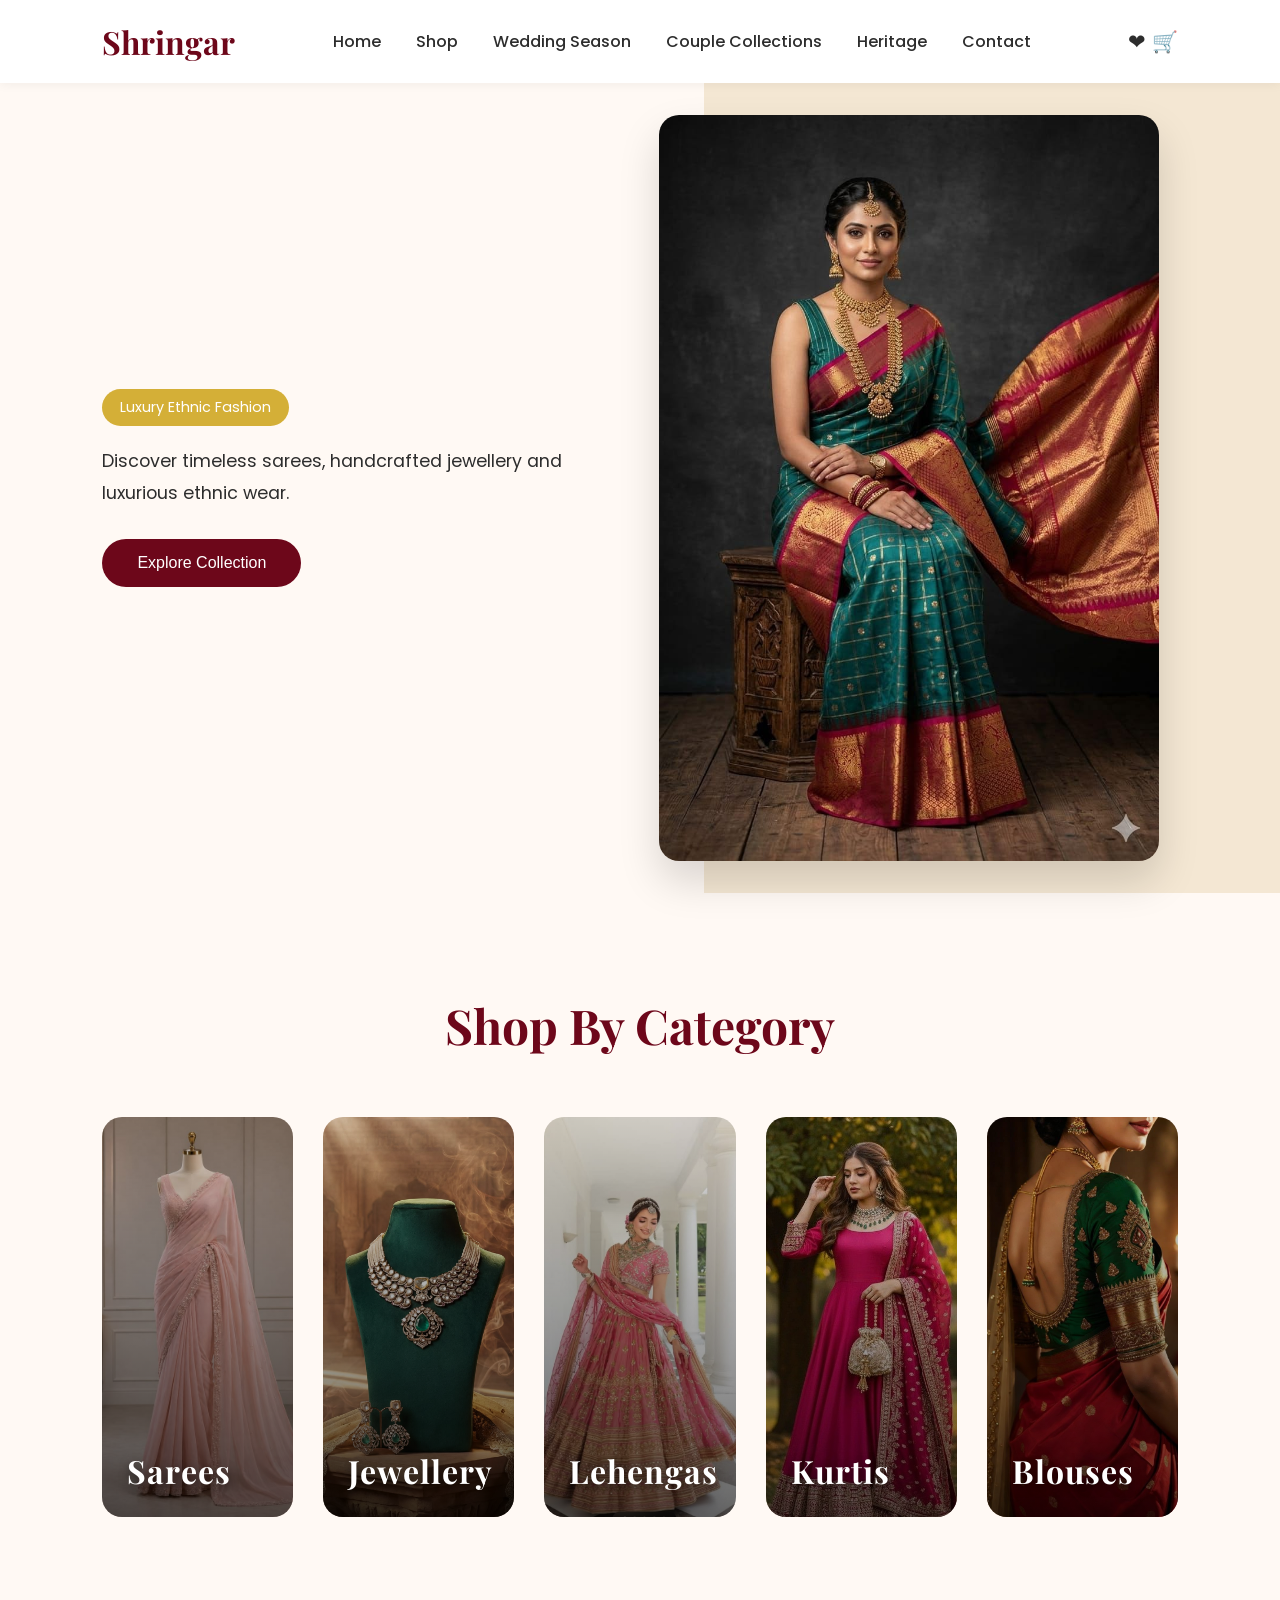
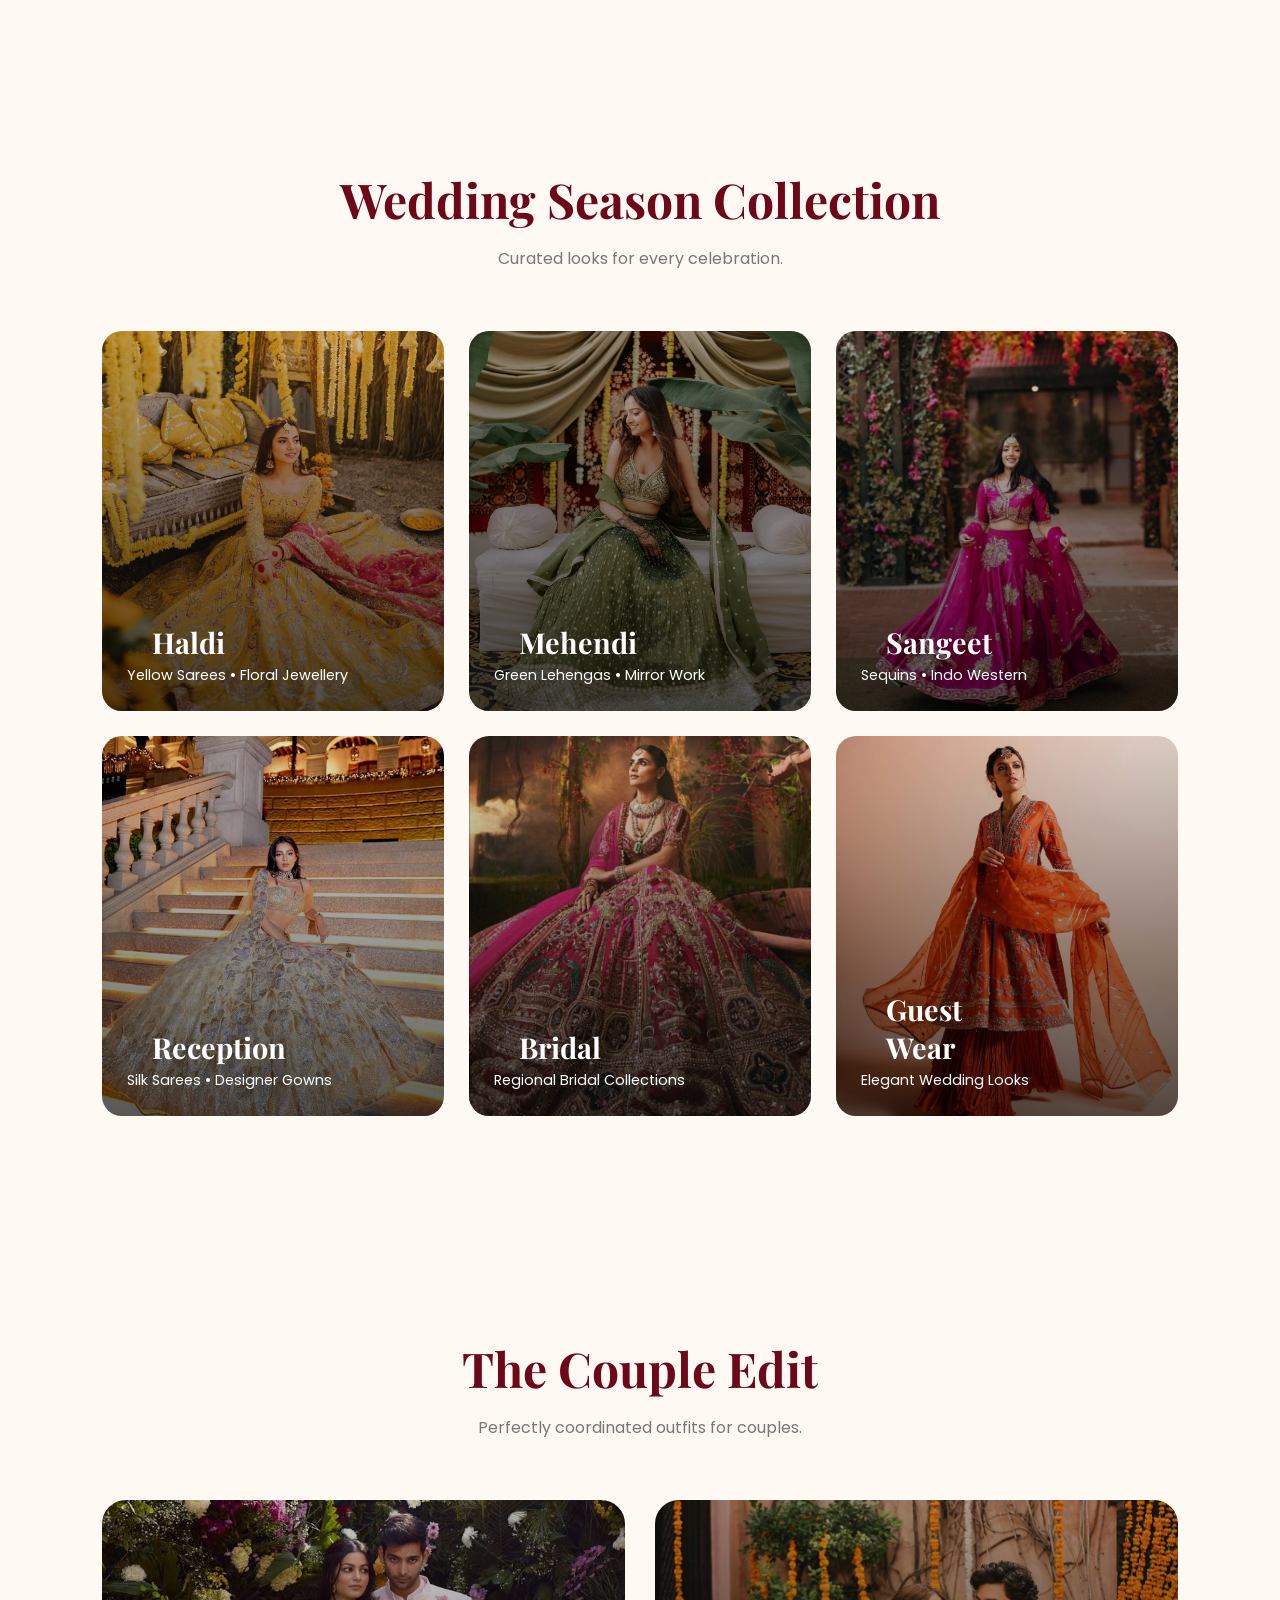
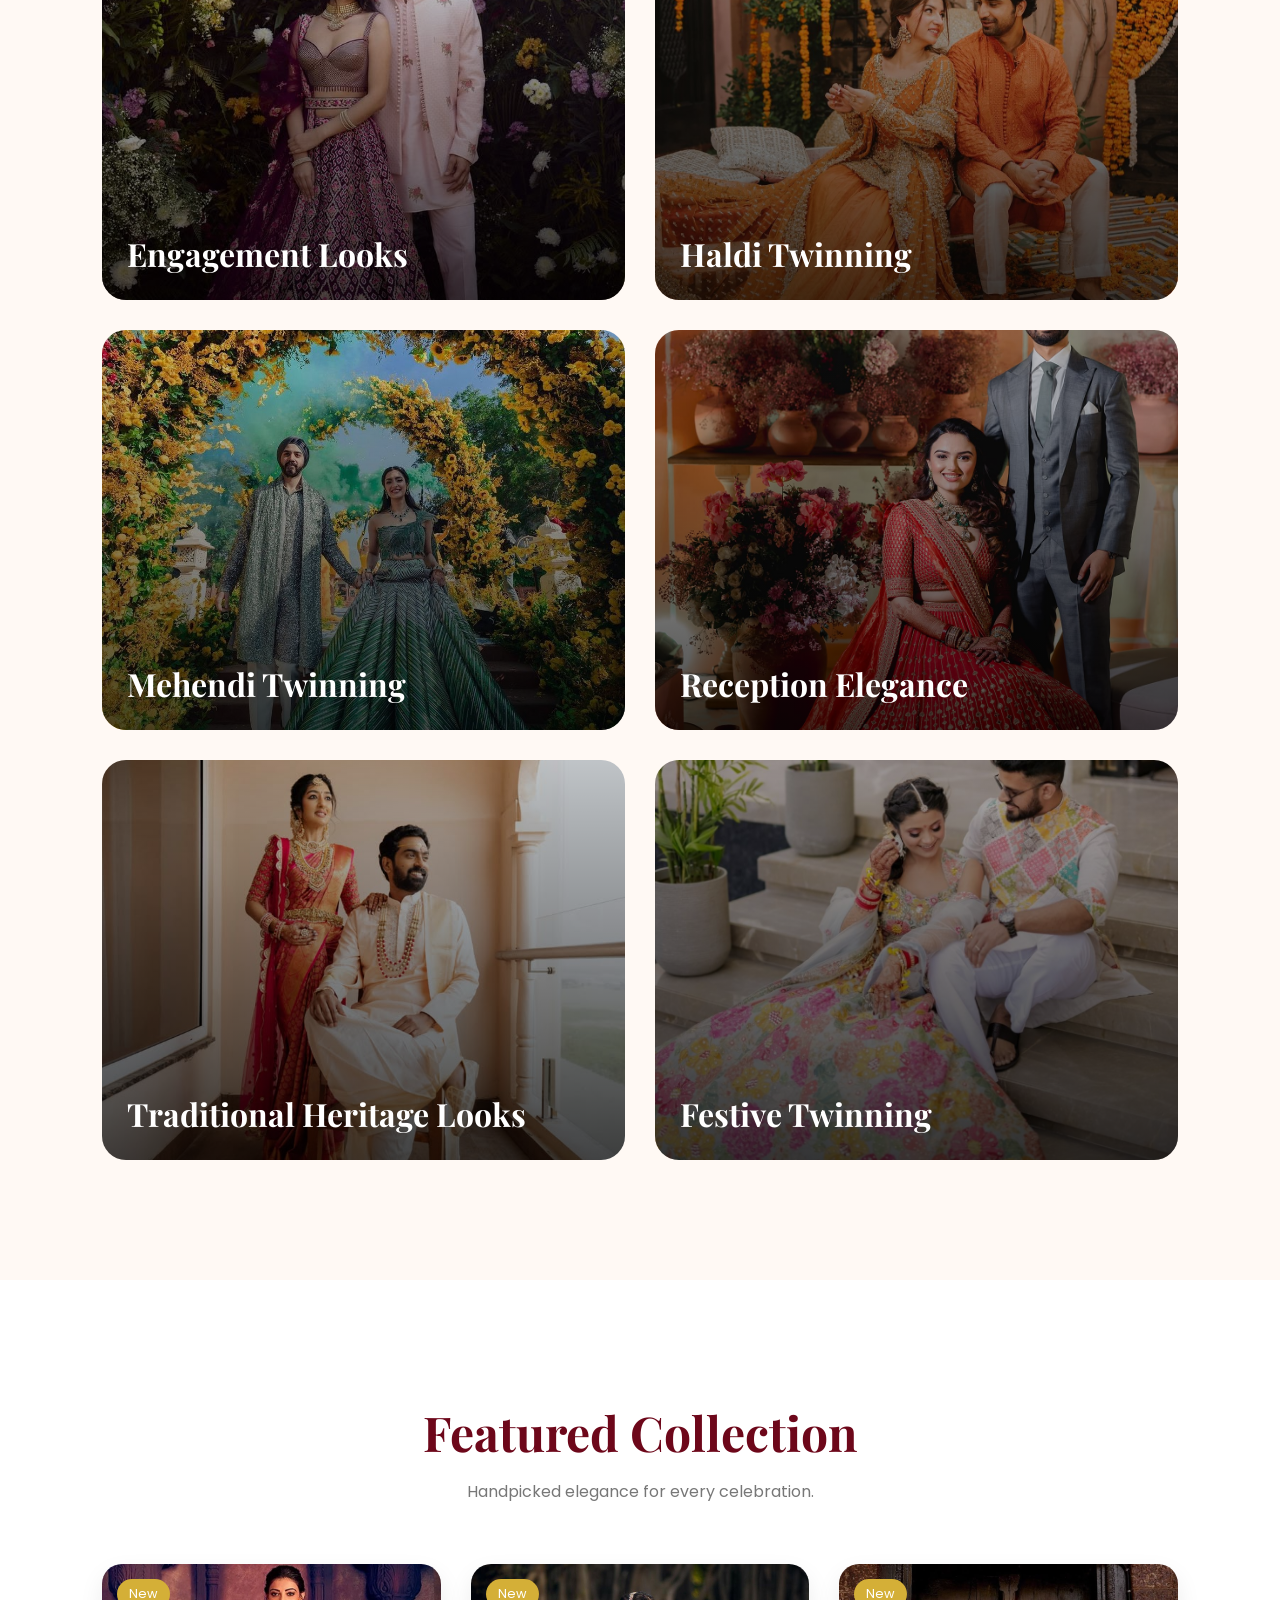
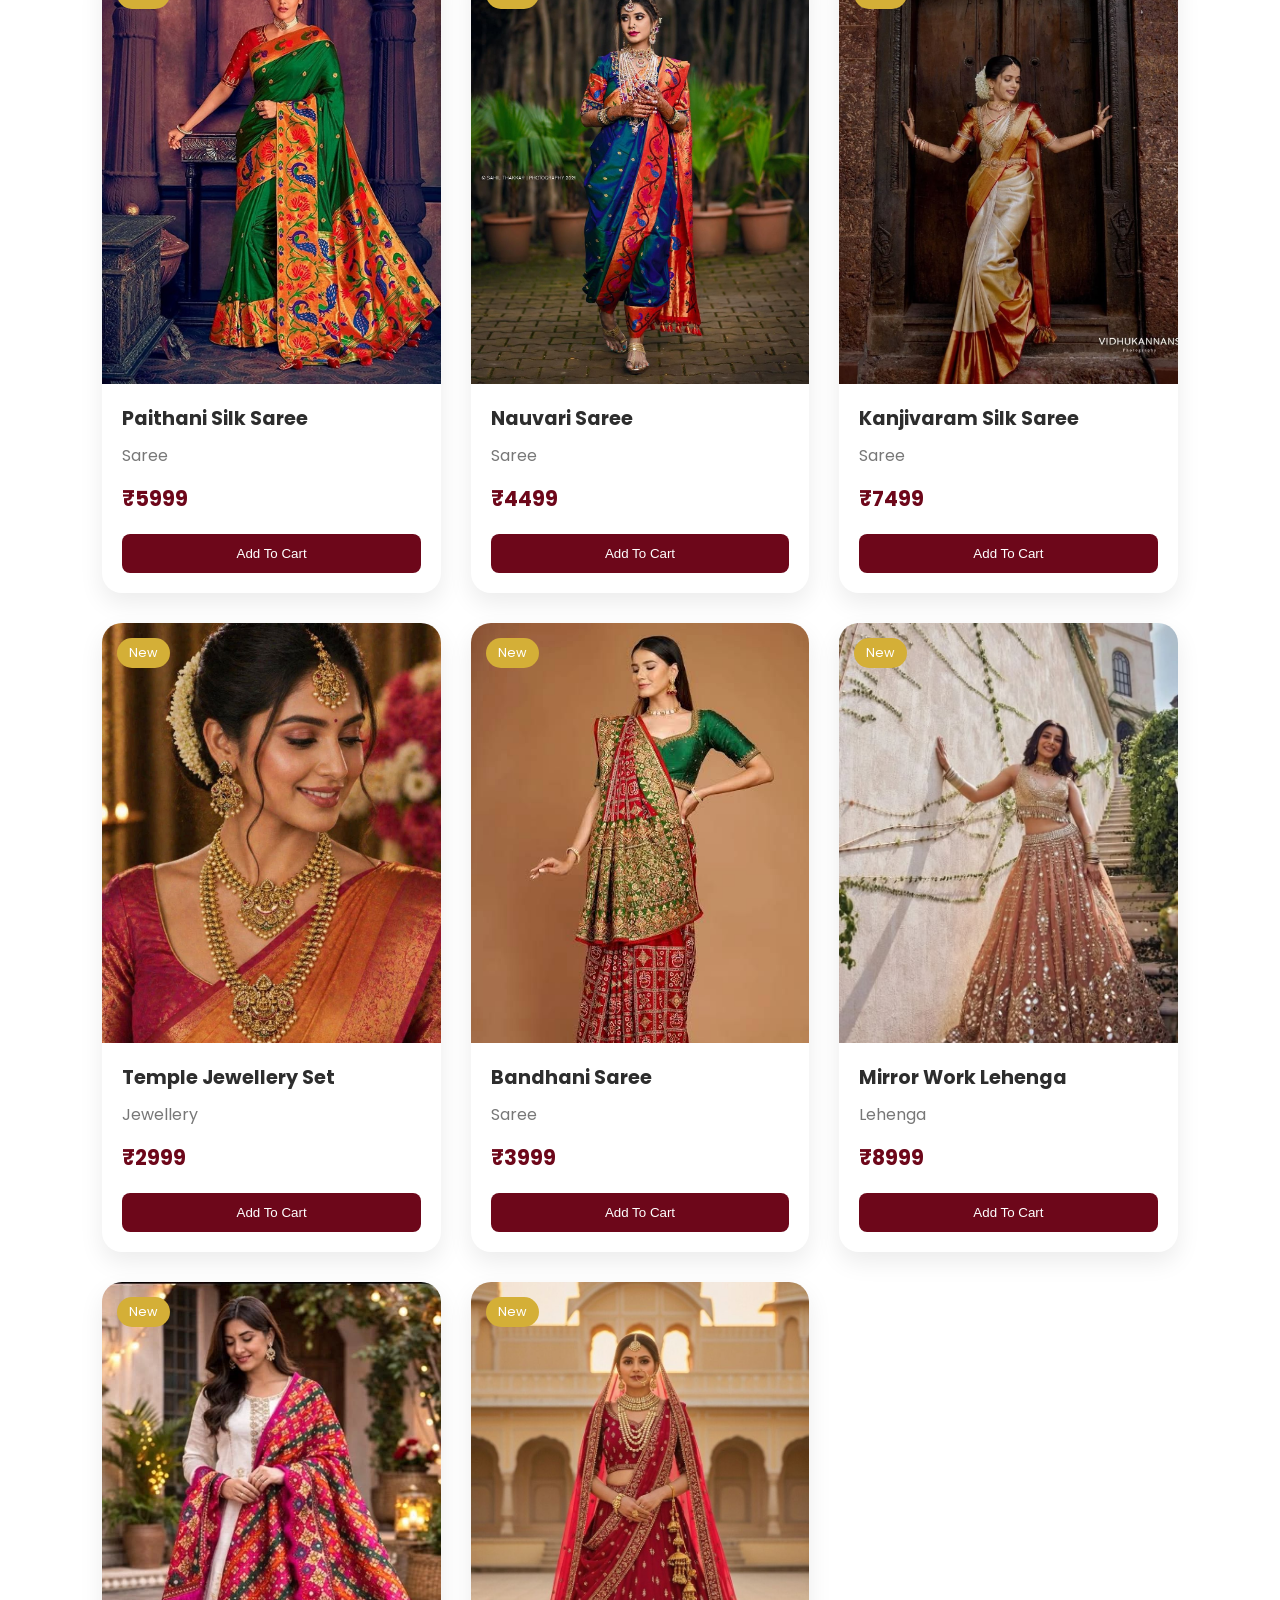
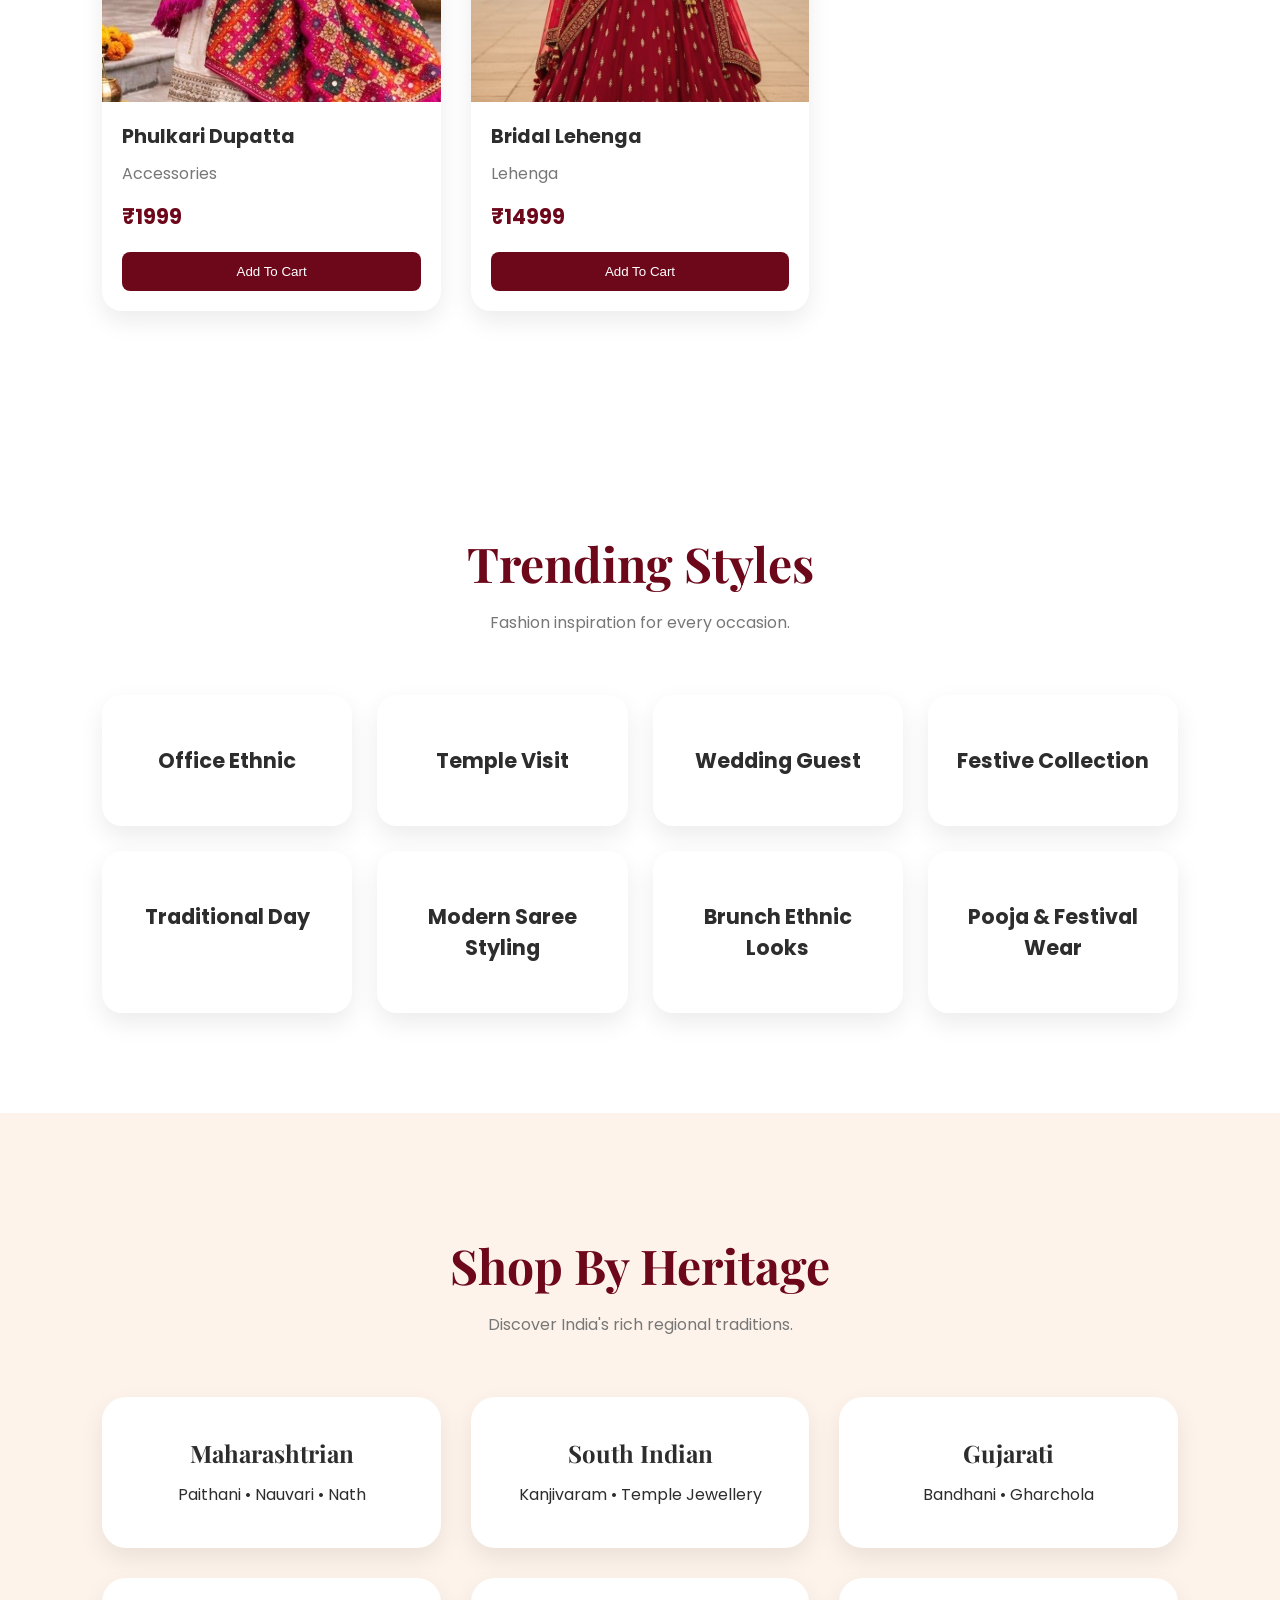
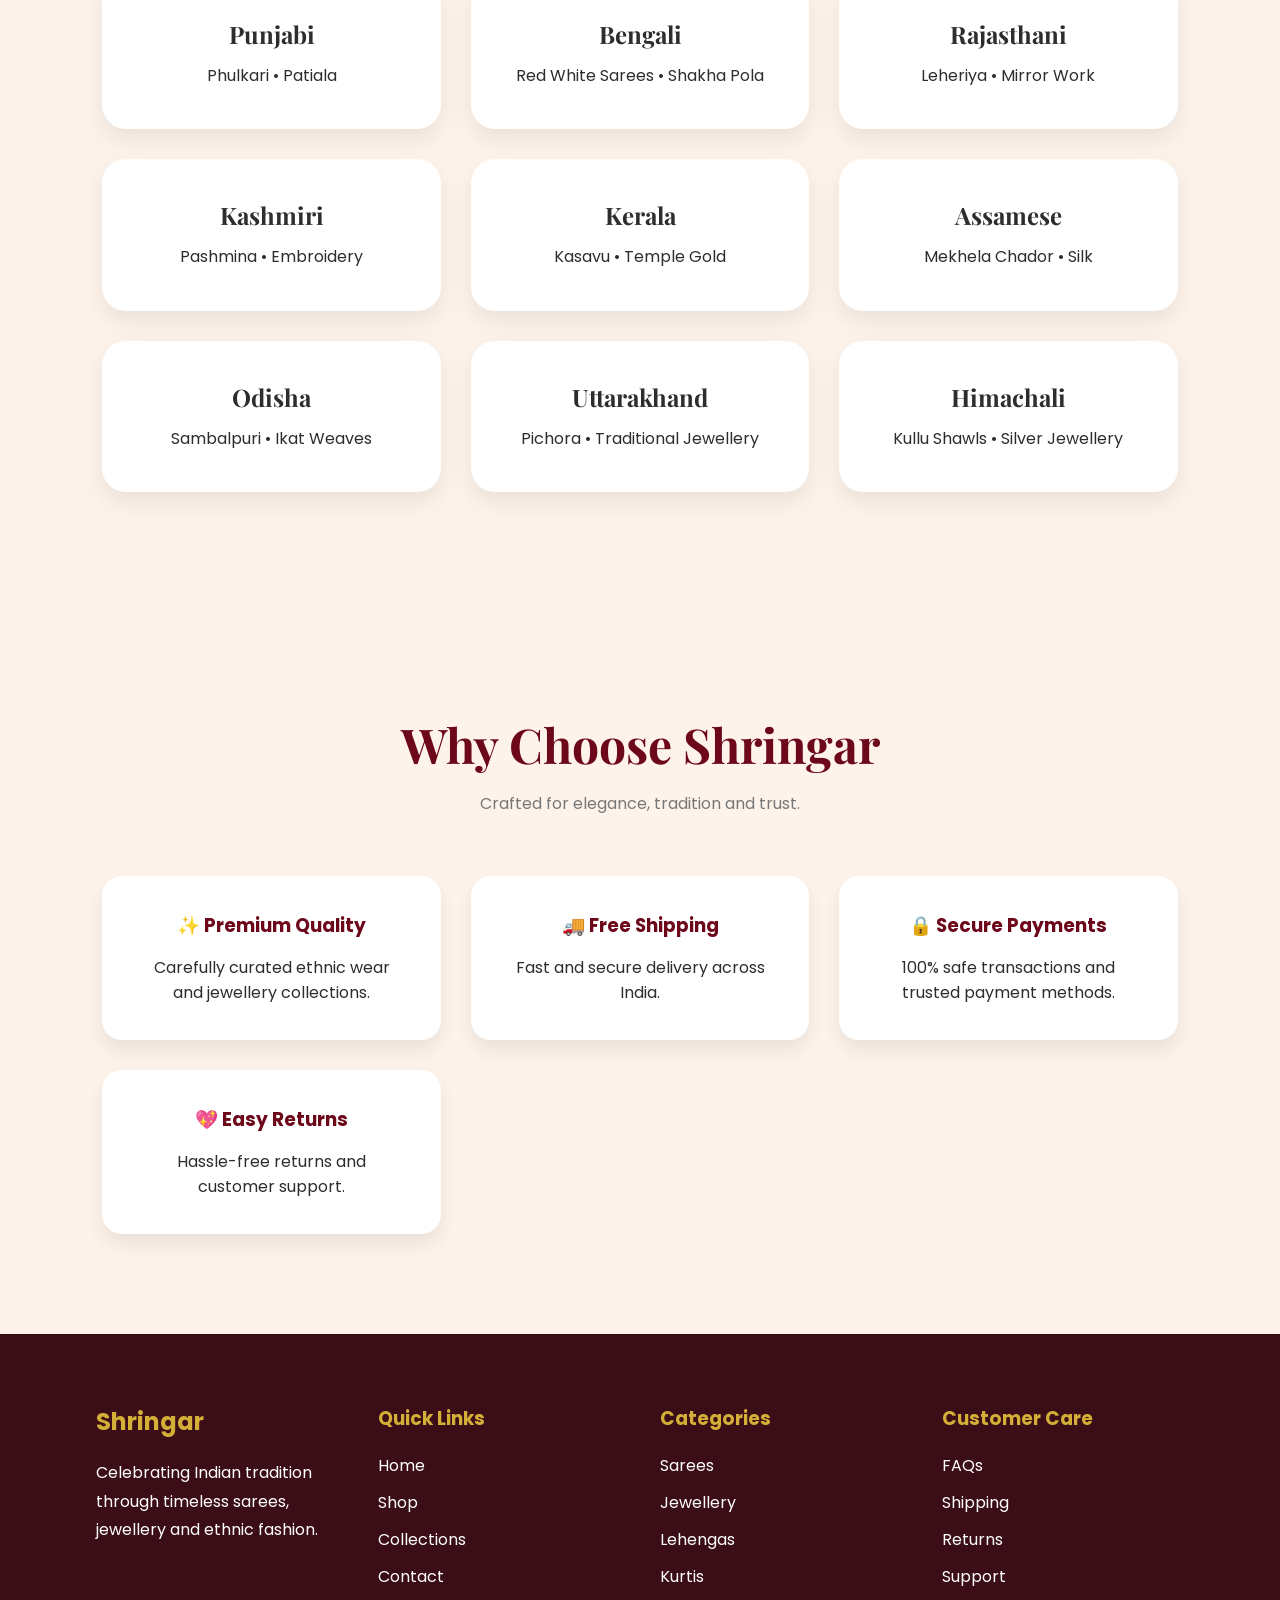
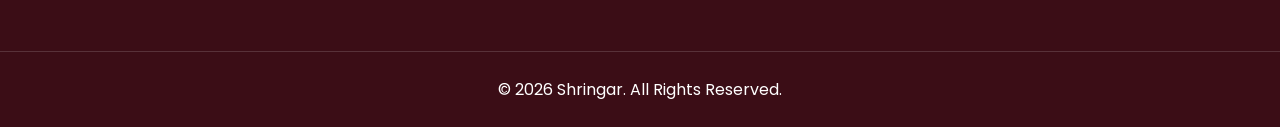
<file: index.html>
<!doctype html>
<html lang="en">
  <head>
    <meta charset="UTF-8" />
    <meta name="viewport" content="width=device-width, initial-scale=1.0" />

    <title>Shringar | Ethnic Elegance</title>

    <link rel="stylesheet" href="css/style.css" />

    <link
      href="https://fonts.googleapis.com/css2?family=Playfair+Display:wght@500;600;700&family=Poppins:wght@300;400;500;600&display=swap"
      rel="stylesheet"
    />
  </head>

  <body>
    <nav class="navbar">
      <div class="logo">Shringar</div>
      <ul class="nav-links">
        <li><a href="#">Home</a></li>
        <li><a href="shop.html">Shop</a></li>
        <li><a href="#">Wedding Season</a></li>
        <li><a href="#">Couple Collections</a></li>
        <li><a href="#">Heritage</a></li>
        <li><a href="#">Contact</a></li>
      </ul>
      <div class="nav-icons">❤ 🛒</div>
    </nav>

    <section class="hero">
      <div class="hero-content">
        <span class="hero-tag"> Luxury Ethnic Fashion </span>
        <p>
          Discover timeless sarees, handcrafted jewellery and luxurious ethnic
          wear.
        </p>
        <button>Explore Collection</button>
      </div>
      <div class="hero-image">
        <img src="images/hero.jpg" alt="Ethnic Fashion" />
      </div>
    </section>

    <section class="categories">
      <h2>Shop By Category</h2>
      <div class="category-grid">
        <div class="card saree">
          <h3>Sarees</h3>
        </div>
        <div class="card jewellery">
          <h3>Jewellery</h3>
        </div>
        <div class="card lehenga">
          <h3>Lehengas</h3>
        </div>
        <div class="card kurti">
          <h3>Kurtis</h3>
        </div>
        <div class="card blouse">
          <h3>Blouses</h3>
        </div>
      </div>
    </section>

    <section class="wedding-season">
      <div class="section-header">
        <h2>Wedding Season Collection</h2>
        <p>Curated looks for every celebration.</p>
      </div>
      <div class="wedding-grid">
        <div class="wedding-card haldi">
          <div class="wedding-content">
            <h3>Haldi</h3>
            <p>Yellow Sarees • Floral Jewellery</p>
          </div>
        </div>
        <div class="wedding-card mehendi">
          <div class="wedding-content">
            <h3>Mehendi</h3>
            <p>Green Lehengas • Mirror Work</p>
          </div>
        </div>
        <div class="wedding-card sangeet">
          <div class="wedding-content">
            <h3>Sangeet</h3>
            <p>Sequins • Indo Western</p>
          </div>
        </div>
        <div class="wedding-card reception">
          <div class="wedding-content">
            <h3>Reception</h3>
            <p>Silk Sarees • Designer Gowns</p>
          </div>
        </div>
        <div class="wedding-card bridal">
          <div class="wedding-content">
            <h3>Bridal</h3>
            <p>Regional Bridal Collections</p>
          </div>
        </div>
        <div class="wedding-card guest">
          <div class="wedding-content">
            <h3>Guest Wear</h3>
            <p>Elegant Wedding Looks</p>
          </div>
        </div>
      </div>
    </section>

    <section class="couple-collection">
      <div class="section-header">
        <h2>The Couple Edit</h2>
        <p>Perfectly coordinated outfits for couples.</p>
      </div>
      <div class="couple-grid">
        <div class="couple-card engagement">
          <h3>Engagement Looks</h3>
        </div>
        <div class="couple-card haldi-couple">
          <h3>Haldi Twinning</h3>
        </div>
        <div class="couple-card mehendi-couple">
          <h3>Mehendi Twinning</h3>
        </div>
        <div class="couple-card reception-couple">
          <h3>Reception Elegance</h3>
        </div>
        <div class="couple-card traditional-couple">
          <h3>Traditional Heritage Looks</h3>
        </div>
        <div class="couple-card festive-couple">
          <h3>Festive Twinning</h3>
        </div>
      </div>
    </section>

    <section class="featured-products">
      <div class="section-header">
        <h2>Featured Collection</h2>
        <p>Handpicked elegance for every celebration.</p>
      </div>
      <div id="productContainer" class="product-grid"></div>
    </section>

    <section class="trending">
      <div class="section-header">
        <h2>Trending Styles</h2>
        <p>Fashion inspiration for every occasion.</p>
      </div>
      <div class="trending-grid">
        <div class="trend-card">
          <h3>Office Ethnic</h3>
        </div>

        <div class="trend-card">
          <h3>Temple Visit</h3>
        </div>

        <div class="trend-card">
          <h3>Wedding Guest</h3>
        </div>

        <div class="trend-card">
          <h3>Festive Collection</h3>
        </div>

        <div class="trend-card">
          <h3>Traditional Day</h3>
        </div>

        <div class="trend-card">
          <h3>Modern Saree Styling</h3>
        </div>

        <div class="trend-card">
          <h3>Brunch Ethnic Looks</h3>
        </div>

        <div class="trend-card">
          <h3>Pooja & Festival Wear</h3>
        </div>
      </div>
    </section>

    <section class="heritage">
      <div class="section-header">
        <h2>Shop By Heritage</h2>
        <p>Discover India's rich regional traditions.</p>
      </div>
      <div class="heritage-grid">
        <div class="heritage-card">
          <h3>Maharashtrian</h3>
          <p>Paithani • Nauvari • Nath</p>
        </div>
        <div class="heritage-card">
          <h3>South Indian</h3>
          <p>Kanjivaram • Temple Jewellery</p>
        </div>
        <div class="heritage-card">
          <h3>Gujarati</h3>
          <p>Bandhani • Gharchola</p>
        </div>
        <div class="heritage-card">
          <h3>Punjabi</h3>
          <p>Phulkari • Patiala</p>
        </div>
        <div class="heritage-card">
          <h3>Bengali</h3>
          <p>Red White Sarees • Shakha Pola</p>
        </div>
        <div class="heritage-card">
          <h3>Rajasthani</h3>
          <p>Leheriya • Mirror Work</p>
        </div>
        <div class="heritage-card">
          <h3>Kashmiri</h3>
          <p>Pashmina • Embroidery</p>
        </div>
        <div class="heritage-card">
          <h3>Kerala</h3>
          <p>Kasavu • Temple Gold</p>
        </div>
        <div class="heritage-card">
          <h3>Assamese</h3>
          <p>Mekhela Chador • Silk</p>
        </div>
        <div class="heritage-card">
          <h3>Odisha</h3>
          <p>Sambalpuri • Ikat Weaves</p>
        </div>
        <div class="heritage-card">
          <h3>Uttarakhand</h3>
          <p>Pichora • Traditional Jewellery</p>
        </div>
        <div class="heritage-card">
          <h3>Himachali</h3>
          <p>Kullu Shawls • Silver Jewellery</p>
        </div>
      </div>
    </section>

    <section class="why-shringar">
      <div class="section-header">
        <h2>Why Choose Shringar</h2>
        <p>Crafted for elegance, tradition and trust.</p>
      </div>
      <div class="features-grid">
        <div class="feature-card">
          <h3>✨ Premium Quality</h3>
          <p>Carefully curated ethnic wear and jewellery collections.</p>
        </div>
        <div class="feature-card">
          <h3>🚚 Free Shipping</h3>
          <p>Fast and secure delivery across India.</p>
        </div>
        <div class="feature-card">
          <h3>🔒 Secure Payments</h3>
          <p>100% safe transactions and trusted payment methods.</p>
        </div>
        <div class="feature-card">
          <h3>💖 Easy Returns</h3>
          <p>Hassle-free returns and customer support.</p>
        </div>
      </div>
    </section>

    <footer class="footer">
      <div class="footer-container">
        <div class="footer-col">
          <h2>Shringar</h2>
          <p>
            Celebrating Indian tradition through timeless sarees, jewellery and
            ethnic fashion.
          </p>
        </div>
        <div class="footer-col">
          <h3>Quick Links</h3>
          <ul>
            <li><a href="#">Home</a></li>
            <li><a href="#">Shop</a></li>
            <li><a href="#">Collections</a></li>
            <li><a href="#">Contact</a></li>
          </ul>
        </div>
        <div class="footer-col">
          <h3>Categories</h3>
          <ul>
            <li><a href="#">Sarees</a></li>
            <li><a href="#">Jewellery</a></li>
            <li><a href="#">Lehengas</a></li>
            <li><a href="#">Kurtis</a></li>
          </ul>
        </div>
        <div class="footer-col">
          <h3>Customer Care</h3>
          <ul>
            <li><a href="#">FAQs</a></li>
            <li><a href="#">Shipping</a></li>
            <li><a href="#">Returns</a></li>
            <li><a href="#">Support</a></li>
          </ul>
        </div>
      </div>
      <div class="footer-bottom">
        <p>© 2026 Shringar. All Rights Reserved.</p>
      </div>
    </footer>

    <script src="js/products.js"></script>
    <script src="js/app.js"></script>
  </body>
</html>
</file>
<file: css/style.css>
* {
  margin: 0;
  padding: 0;
  box-sizing: border-box;
}
body {
  font-family: "Poppins", sans-serif;
  background: #fff9f4;
  color: #2d2d2d;
}
.navbar {
  display: flex;
  justify-content: space-between;
  align-items: center;
  padding: 20px 8%;
  background: white;
  position: sticky;
  top: 0;
  z-index: 1000;
  box-shadow: 0 2px 10px rgba(0, 0, 0, 0.05);
}
.logo {
  font-size: 2rem;
  font-family: "Playfair Display", serif;
  color: #6d071a;
  font-weight: 700;
}
.nav-links {
  display: flex;
  gap: 35px;
  list-style: none;
}

.nav-links a {
  text-decoration: none;
  color: #2d2d2d;
  font-weight: 500;
  transition: 0.3s;
}

.nav-links a:hover {
  color: #d4af37;
}

.nav-icons {
  display: flex;
  gap: 20px;
  font-size: 1.3rem;
  cursor: pointer;
}
.hero {
  min-height: 90vh;
  display: flex;
  align-items: center;
  justify-content: space-between;
  padding: 0 8%;
  background: linear-gradient(to right, #fff9f4 55%, #f4e7d3 45%);
}
.hero-tag{
    display:inline-block;
    background:#d4af37;
    color:white;
    padding:8px 18px;
    border-radius:50px;
    margin-bottom:20px;
    font-size:.9rem;
}
.hero-content {
  flex: 1;
}

.hero-content h1 {
  font-size: 4rem;
  line-height: 1.1;
  font-family: "Playfair Display", serif;
  color: #6d071a;
  margin-bottom: 25px;
}

.hero-content p {
  font-size: 1.1rem;
  max-width: 500px;
  line-height: 1.8;
  margin-bottom: 30px;
}
.hero-content button {
  padding: 15px 35px;
  border: none;
  background: #6d071a;
  color: white;
  font-size: 1rem;
  border-radius: 50px;
  cursor: pointer;
  transition: 0.4s;
}

.hero-content button:hover {
  background: #d4af37;
  transform: translateY(-3px);
}
.hero-image {
  flex: 1;
  display: flex;
  justify-content: center;
}

.hero-image img {
 width:100%;
 max-width:500px;
  border-radius: 20px;
  box-shadow: 0 20px 40px rgba(0, 0, 0, 0.15);
}
.categories {
  padding: 100px 8%;
}
.categories h2 {
  text-align: center;
  font-size: 3rem;
  font-family: "Playfair Display", serif;
  color: #6d071a;
  margin-bottom: 60px;
}
.category-grid{
    display:grid;
    grid-template-columns:repeat(5,1fr);
    gap:30px;
    max-width:2200px;
    margin:50px auto;
}
.saree,
.jewellery,
.lehenga,
.kurti,
.blouse{
    background-size:cover;
    background-position:center;
    background-repeat:no-repeat;
}
.card{
    height:350px;
    border-radius:20px;
    overflow:hidden;
    position:relative;
}
.card{
    height:400px;
    border-radius:20px;
    position:relative;
    overflow:hidden;
    background-size:cover;
    background-position:center;
    cursor:pointer;
    transition:.4s;
}
.card:hover {
  transform:translateY(-8px);
  box-shadow: 0 25px 45px rgba(0, 0, 0, 0.15);
}
.card h3 {
    color:white;
    font-size:2rem;
    font-family:'Playfair Display',serif;
    letter-spacing:1px;
    text-shadow:0 3px 10px rgba(0,0,0,.5);
    position:absolute;
    bottom:25px;
    left:25px;
    z-index:2;
}
.card::before{
    content:"";
    position:absolute;
    inset:0;
    background:
    linear-gradient(
        to top,
        rgba(0,0,0,.6),
        rgba(0,0,0,.1)
    );
}
.saree {
  background: url("../images/sar.jpg");
  background-size: cover;
  background-position: center;
}

.jewellery {
  background: url("../images/jewher.jpg");
  background-size: cover;
  background-position: center;
}
.lehenga {
  background: url("../images/leh.jpg");
  background-size: cover;
  background-position: center;
}
.kurti {
  background: url("../images/kurt.jpg");
  background-size: cover;
  background-position: center;
}
.featured-products {
  padding:120px 8%;
    background:white;
}
.section-header {
  text-align: center;
  margin-bottom: 60px;
}
.section-header h2 {
  font-size: 3rem;
  font-family: "Playfair Display", serif;
  color: #6d071a;
}
.section-header p {
  margin-top: 15px;
  font-size: 1rem;
  color: #777;
}
.product-grid{
  display:grid;
  grid-template-columns:
  repeat(auto-fit,minmax(260px,1fr));
  gap:30px;
}
.product-card {
  background: white;
  border-radius: 20px;
  overflow: hidden;
  transition: 0.4s;
  box-shadow: 0 10px 25px rgba(0, 0, 0, 0.08);
}
.product-card:hover {
  transform: translateY(-10px);
  box-shadow: 0 20px 40px rgba(0, 0, 0, 0.15);
}
.product-image {
  position: relative;
  height: 420px;
  overflow: hidden;
}
.product-image img {
  width: 100%;
  height: 100%;
  object-fit:cover;
  object-position:center top;
  transition: 0.5s;
}
.product-card:hover img {
  transform: scale(1.1);
}
.badge {
  position: absolute;
  top: 15px;
  left: 15px;
  background: #d4af37;
  color: white;
  padding: 6px 12px;
  border-radius: 30px;
  font-size: 0.8rem;
}
.wishlist {
  position: absolute;
  top: 15px;
  right: 15px;
  background: white;
  width: 35px;
  height: 35px;
  border-radius: 50%;
  display: flex;
  align-items: center;
  justify-content: center;
  cursor: pointer;
}
.product-info {
  padding: 20px;
}
.product-info h3 {
  font-size: 1.2rem;
  margin-bottom: 10px;
}
.product-info p {
  color: #777;
  margin-bottom: 15px;
}
.product-info h4 {
  color: #6d071a;
  font-size: 1.3rem;
  margin-bottom: 20px;
}
.product-info button {
  width: 100%;
  padding: 12px;
  border: none;
  background: #6d071a;
  color: white;
  border-radius: 8px;
  cursor: pointer;
  transition: 0.3s;
}
.product-info button:hover {
  background: #d4af37;
}
.why-shringar{
    padding:100px 8%;
    background:#fdf3ea;
}
.features-grid{
    display:grid;
    grid-template-columns:repeat(auto-fit,minmax(250px,1fr));
    gap:30px;
    margin-top:50px;
}
.feature-card{
    background:white;
    padding:35px;
    border-radius:20px;
    text-align:center;
    transition:.3s;
    box-shadow:0 10px 20px rgba(0,0,0,.08);
}
.feature-card:hover{
    transform:translateY(-8px);
}
.feature-card h3{
    color:#6d071a;
    margin-bottom:15px;
}
.footer{
    background:#3b0d16;
    color:white;
    padding-top:70px;
}
.footer-container{
    width:85%;
    margin:auto;

    display:grid;
    grid-template-columns:
    repeat(auto-fit,minmax(220px,1fr));

    gap:40px;
}
.footer-col h2,
.footer-col h3{
    margin-bottom:20px;
    color:#d4af37;
}

.footer-col p{
    line-height:1.8;
}

.footer-col ul{
    list-style:none;
}

.footer-col ul li{
    margin-bottom:12px;
}

.footer-col ul li a{
    color:white;
    text-decoration:none;
    transition:.3s;
}
.footer-col ul li a:hover{
    color:#d4af37;
}
.footer-bottom{
    text-align:center;
    padding:25px;
    margin-top:50px;
    border-top:1px solid rgba(255,255,255,.15);
}
.wedding-season{
    padding:100px 8%;
}
.wedding-grid{
    display:grid;
    grid-template-columns:repeat(3,1fr);
    gap:25px;
}
.wedding-card{
    height:380px;
    border-radius:20px;
    position:relative;
    overflow:hidden;
    cursor:pointer;
    transition:.4s;
    background-size:cover;
    background-position:center;
}
.wedding-card:hover{
    transform:translateY(-8px);
}
.wedding-card::before{
    content:"";
    position:absolute;
    inset:0;
    background:linear-gradient(
    to top,
    rgba(0,0,0,.65),
    rgba(0,0,0,.1)
    );
}
.wedding-card h3{
    position:absolute;
    bottom:25px;
    left:25px;
    color:white;
    z-index:2;
    font-size:1.8rem;
    font-family:'Playfair Display',serif;
}
.haldi{
background:url("../images/haldi.jpg");
background-size:cover;
background-position:center;
}
.mehendi{
background:url("../images/mehn.jpg");
background-size:cover;
background-position:center;
}
.sangeet{
background:url("../images/san.jpg");
background-size:cover;
background-position:center;
}
.reception{
background:url("../images/rec.jpg");
background-size:cover;
background-position:center;
}
.bridal{
background:url("../images/bri.jpg");
background-size:cover;
background-position:center;
}
.guest{
background:url("../images/gue.jpg");
background-size:cover;
background-position:center;
}
.heritage{
    padding:120px 8%;
    background:#fdf3ea;
}
.heritage-grid{
    display:grid;

    grid-template-columns:
    repeat(auto-fit,minmax(280px,1fr));
    gap:30px;
}
.heritage-card{
    background:white;
    padding:40px;
    border-radius:24px;
    text-align:center;
    transition:.4s;
    box-shadow:
    0 10px 25px rgba(0,0,0,.08);
}
.heritage-card:hover{
    transform:translateY(-10px);
    background:#6d071a;
    color:white;
}
.heritage-card h3{
    margin-bottom:12px;
    font-size:1.5rem;
    font-family:'Playfair Display',serif;
}
.heritage-card p{
    line-height:1.7;
}
.blouse{
    background:url("../images/bl.jpg");
    background-size:cover;
    background-position:center;
}
.trending{
    padding:100px 8%;
    background:white;
}
.trending-grid{
    display:grid;
    grid-template-columns:
    repeat(auto-fit,minmax(250px,1fr));
    gap:25px;
}
.trend-card{
    background:white;
    padding:50px 20px;
    text-align:center;
    border-radius:20px;
    box-shadow:
    0 10px 25px rgba(0,0,0,.08);
    transition:.4s;
}
.trend-card:hover{
    transform:translateY(-8px);
    background:#6d071a;
    color:white;
}
.trend-card h3{
    font-size:1.3rem;
}
.wedding-content{
    position:absolute;
    bottom:25px;
    left:25px;
    z-index:2;
    color:white;
}
.wedding-content p{
    margin-top:8px;
    font-size:.9rem;
}
.couple-collection{
    padding:120px 8%;
}
.couple-grid{
    display:grid;
    grid-template-columns:repeat(auto-fit,minmax(350px,1fr));
    gap:30px;
}
.couple-card{
    height:400px;
    border-radius:24px;
    overflow:hidden;
    position:relative;
    cursor:pointer;
    transition:.4s;
    background-size:cover;
    background-position:center;
}
.couple-card:hover{
    transform:translateY(-10px);
}
.couple-card::before{
    content:"";
    position:absolute;
    inset:0;
    background:linear-gradient(
    to top,
    rgba(0,0,0,.7),
    rgba(0,0,0,.15)
    );
}
.couple-card h3{
    position:absolute;
    bottom:25px;
    left:25px;
    color:white;
    z-index:2;
    font-size:2rem;
    font-family:'Playfair Display',serif;
}
.engagement{
background:url("../images/engco.jpg");
background-size:cover;
background-position:center;
}
.haldi-couple{
background:url("../images/haldc.jpg");
background-size:cover;
background-position:center;
}
.mehendi-couple{
background:url("../images/mehc.jpg");
background-size:cover;
background-position:center;
}
.reception-couple{
background:url("../images/crec.jpg");
background-size:cover;
background-position:center;
}
.traditional-couple{
background:url("../images/tradc.jpg");
background-size:cover;
background-position:center;
}
.festive-couple{
background:url("../images/festtwic.jpg");
background-size:cover;
background-position:center;
}
.wedding-content{
    position:absolute;
    bottom:25px;
    left:25px;
    z-index:2;
    color:white;
}
.wedding-content p{
    margin-top:8px;
    font-size:.9rem;
}
</file>
